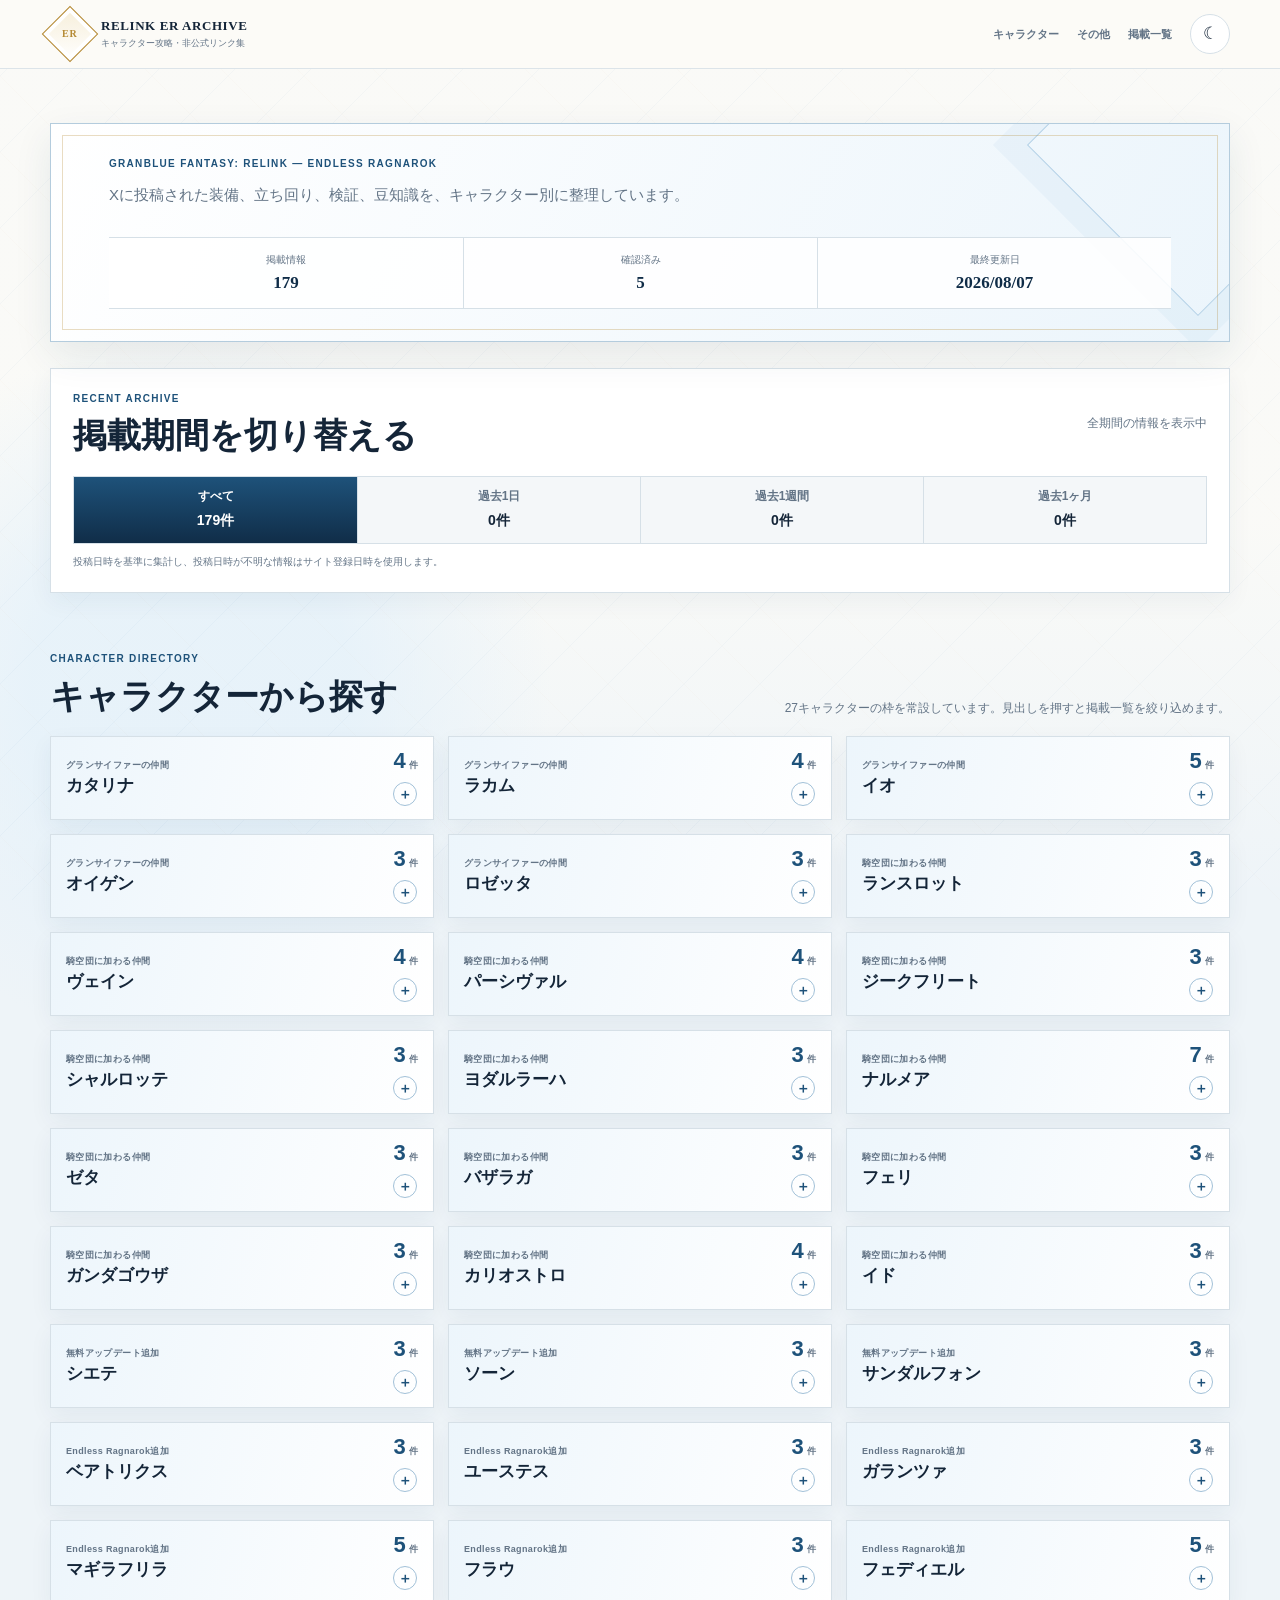
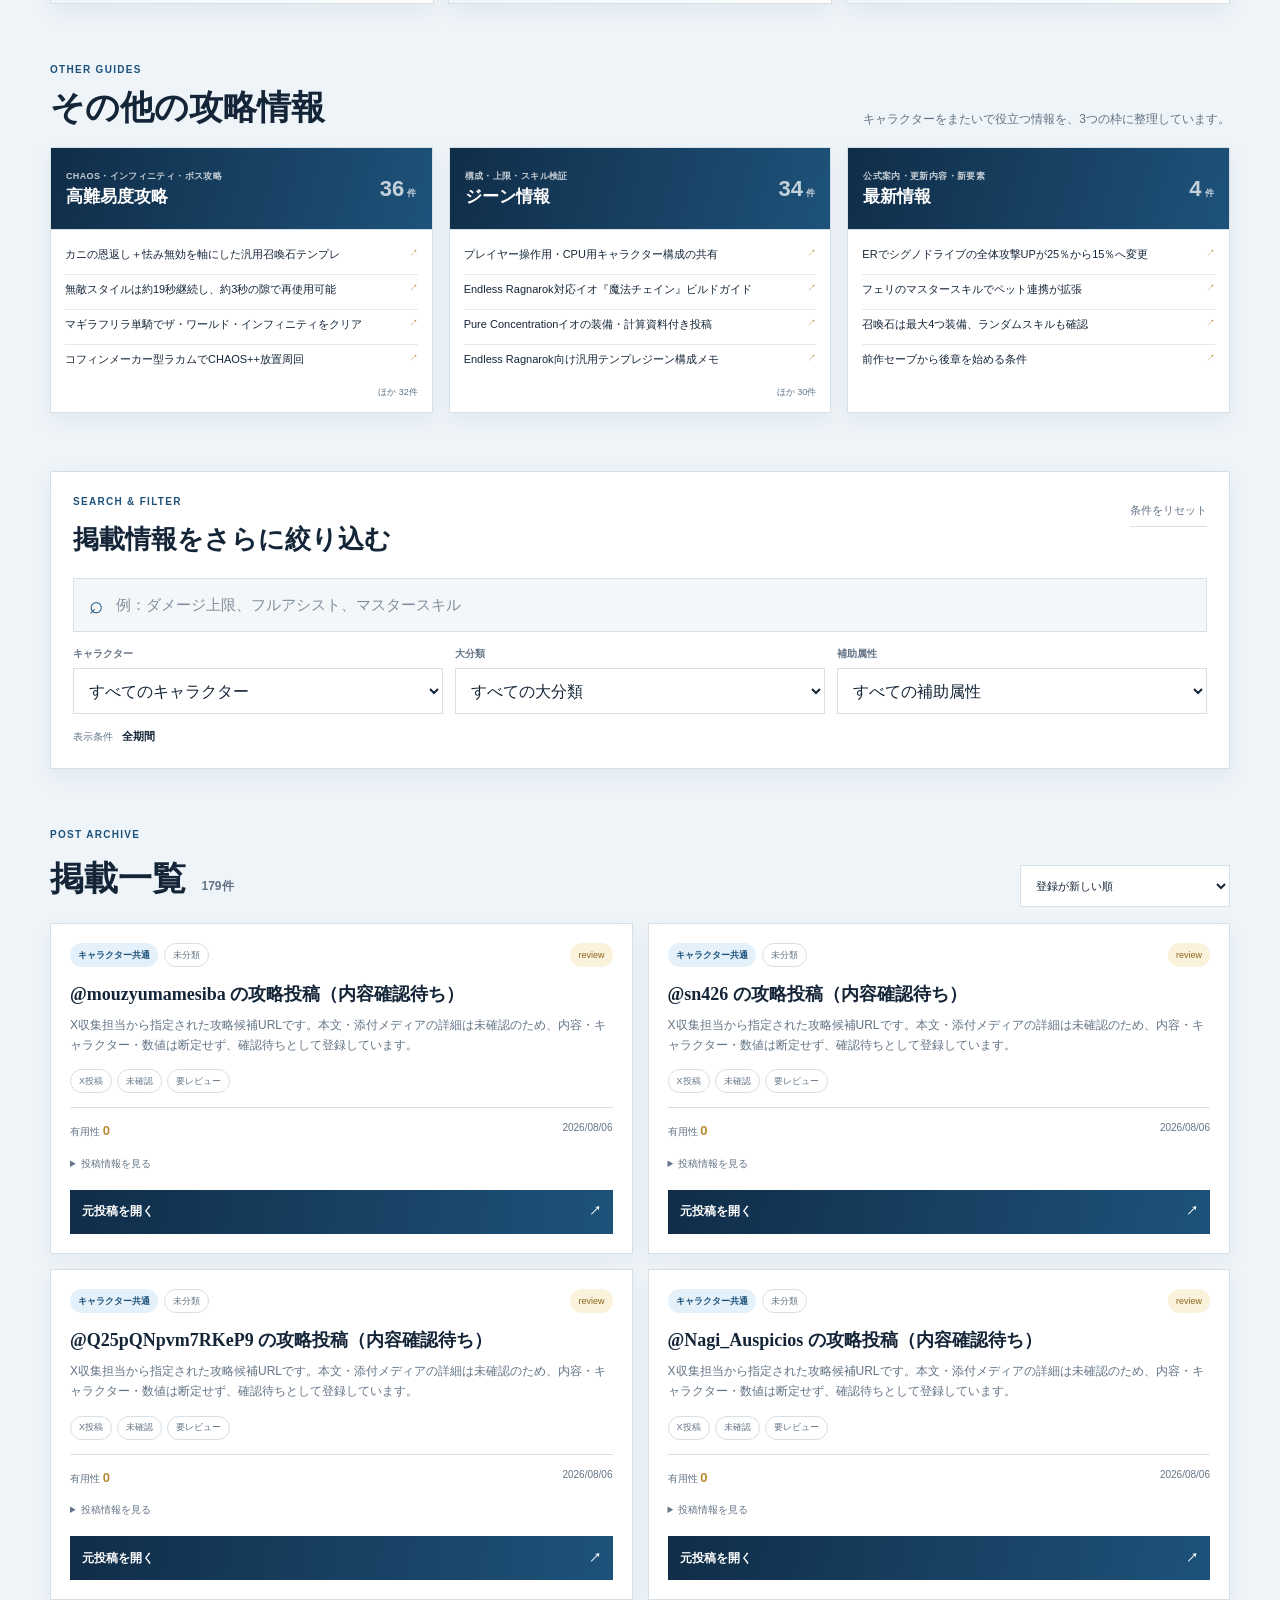
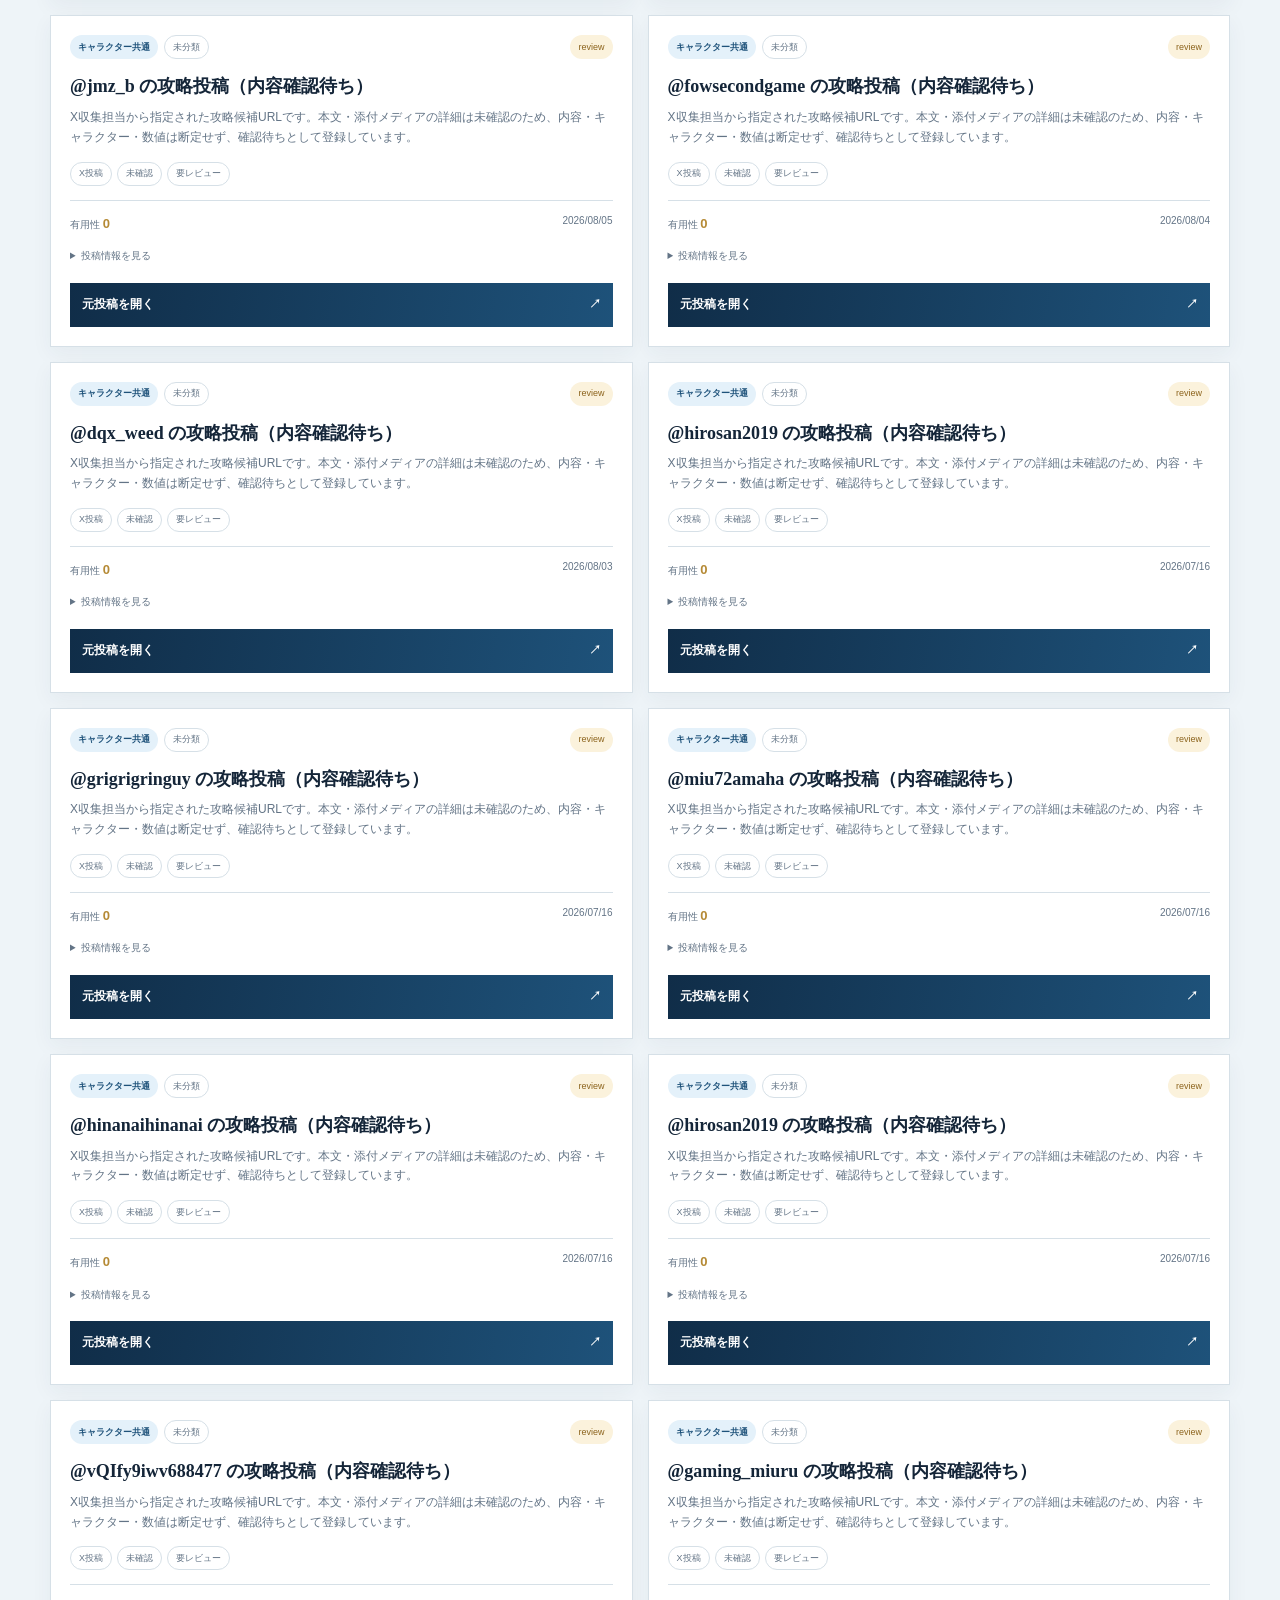
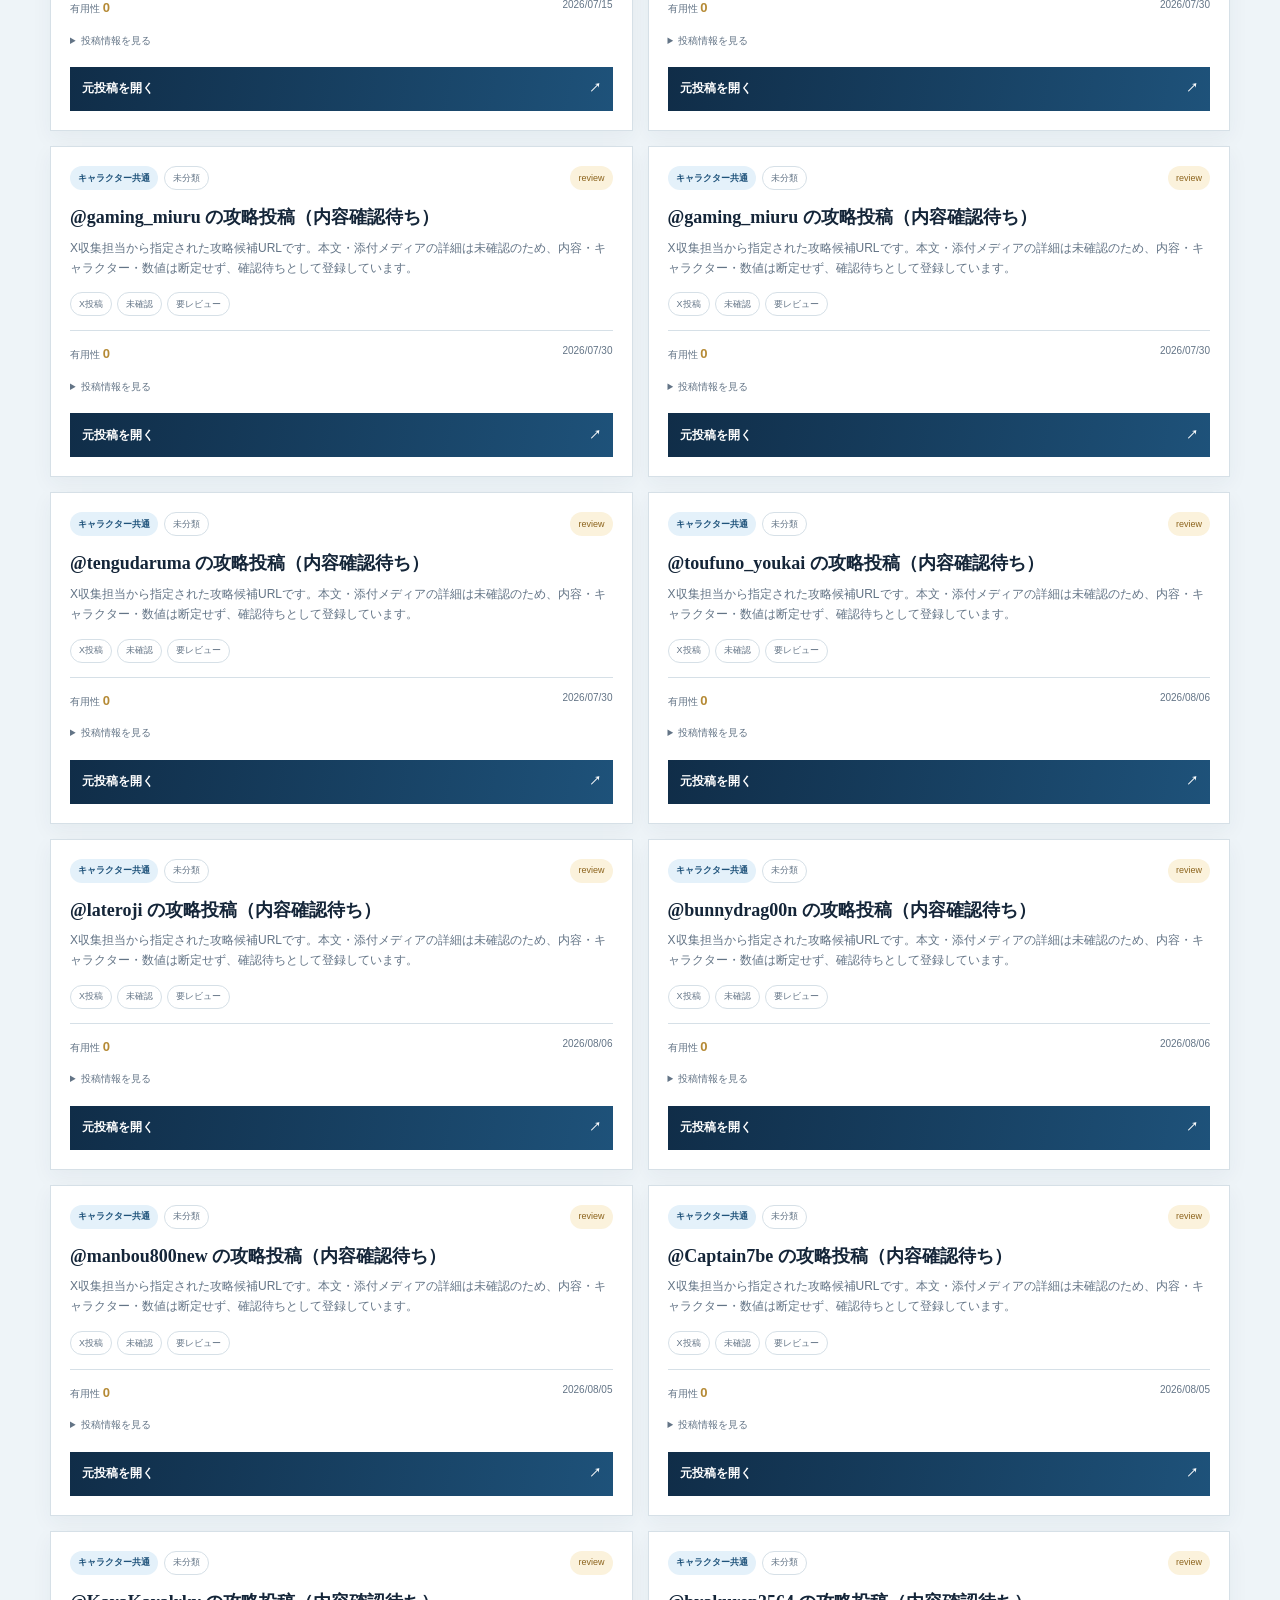
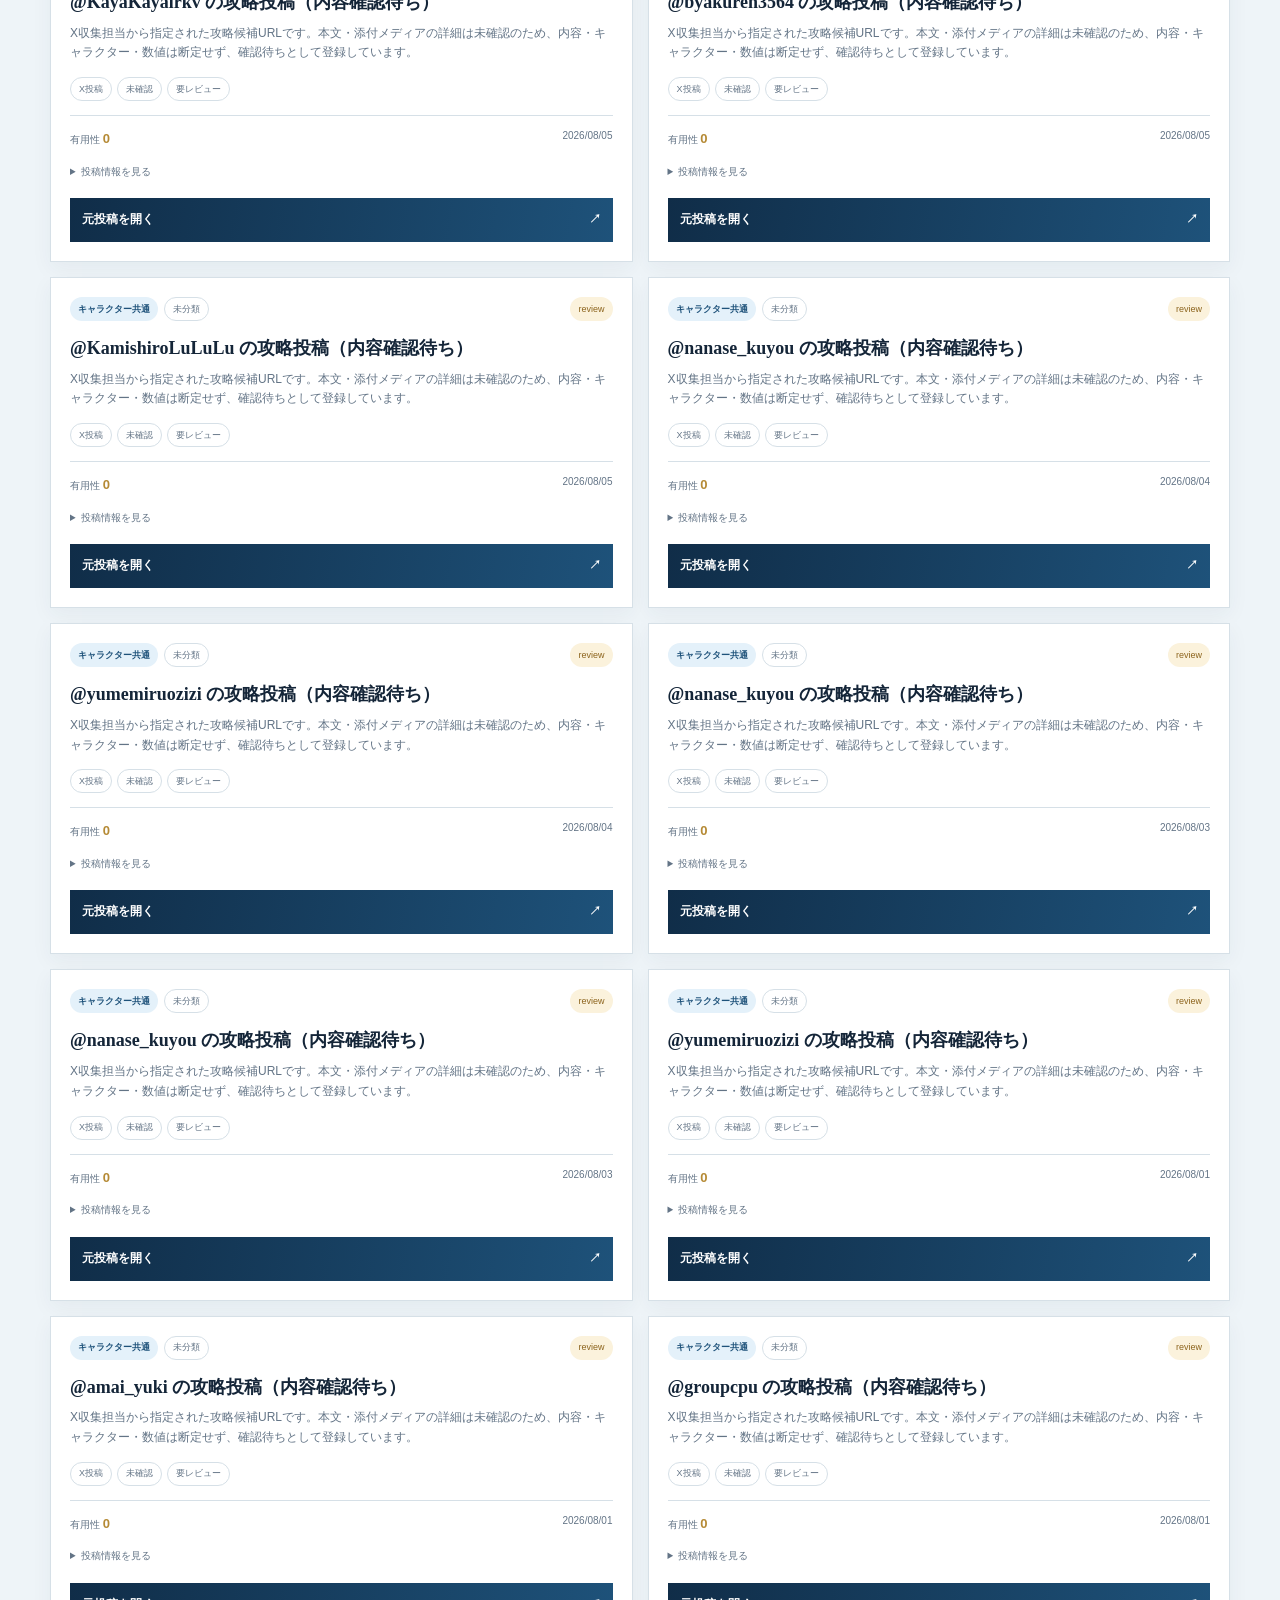
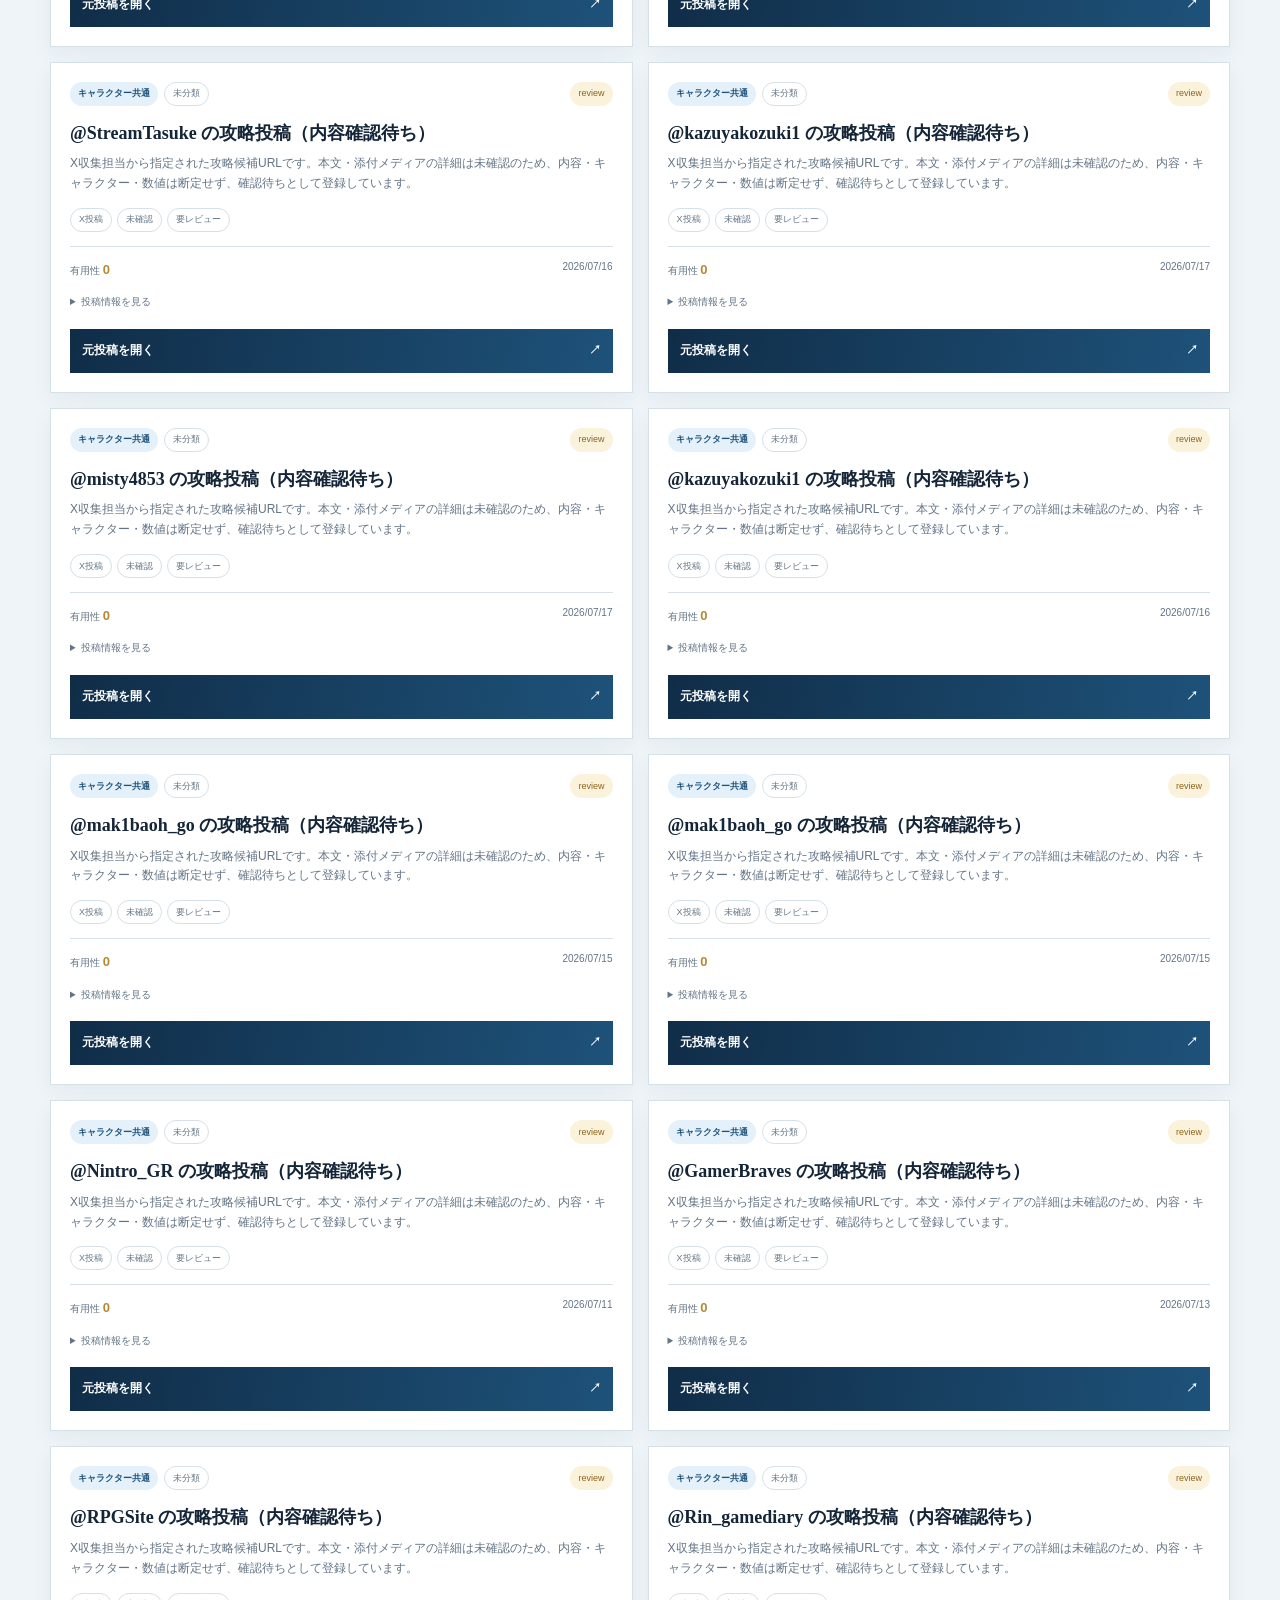
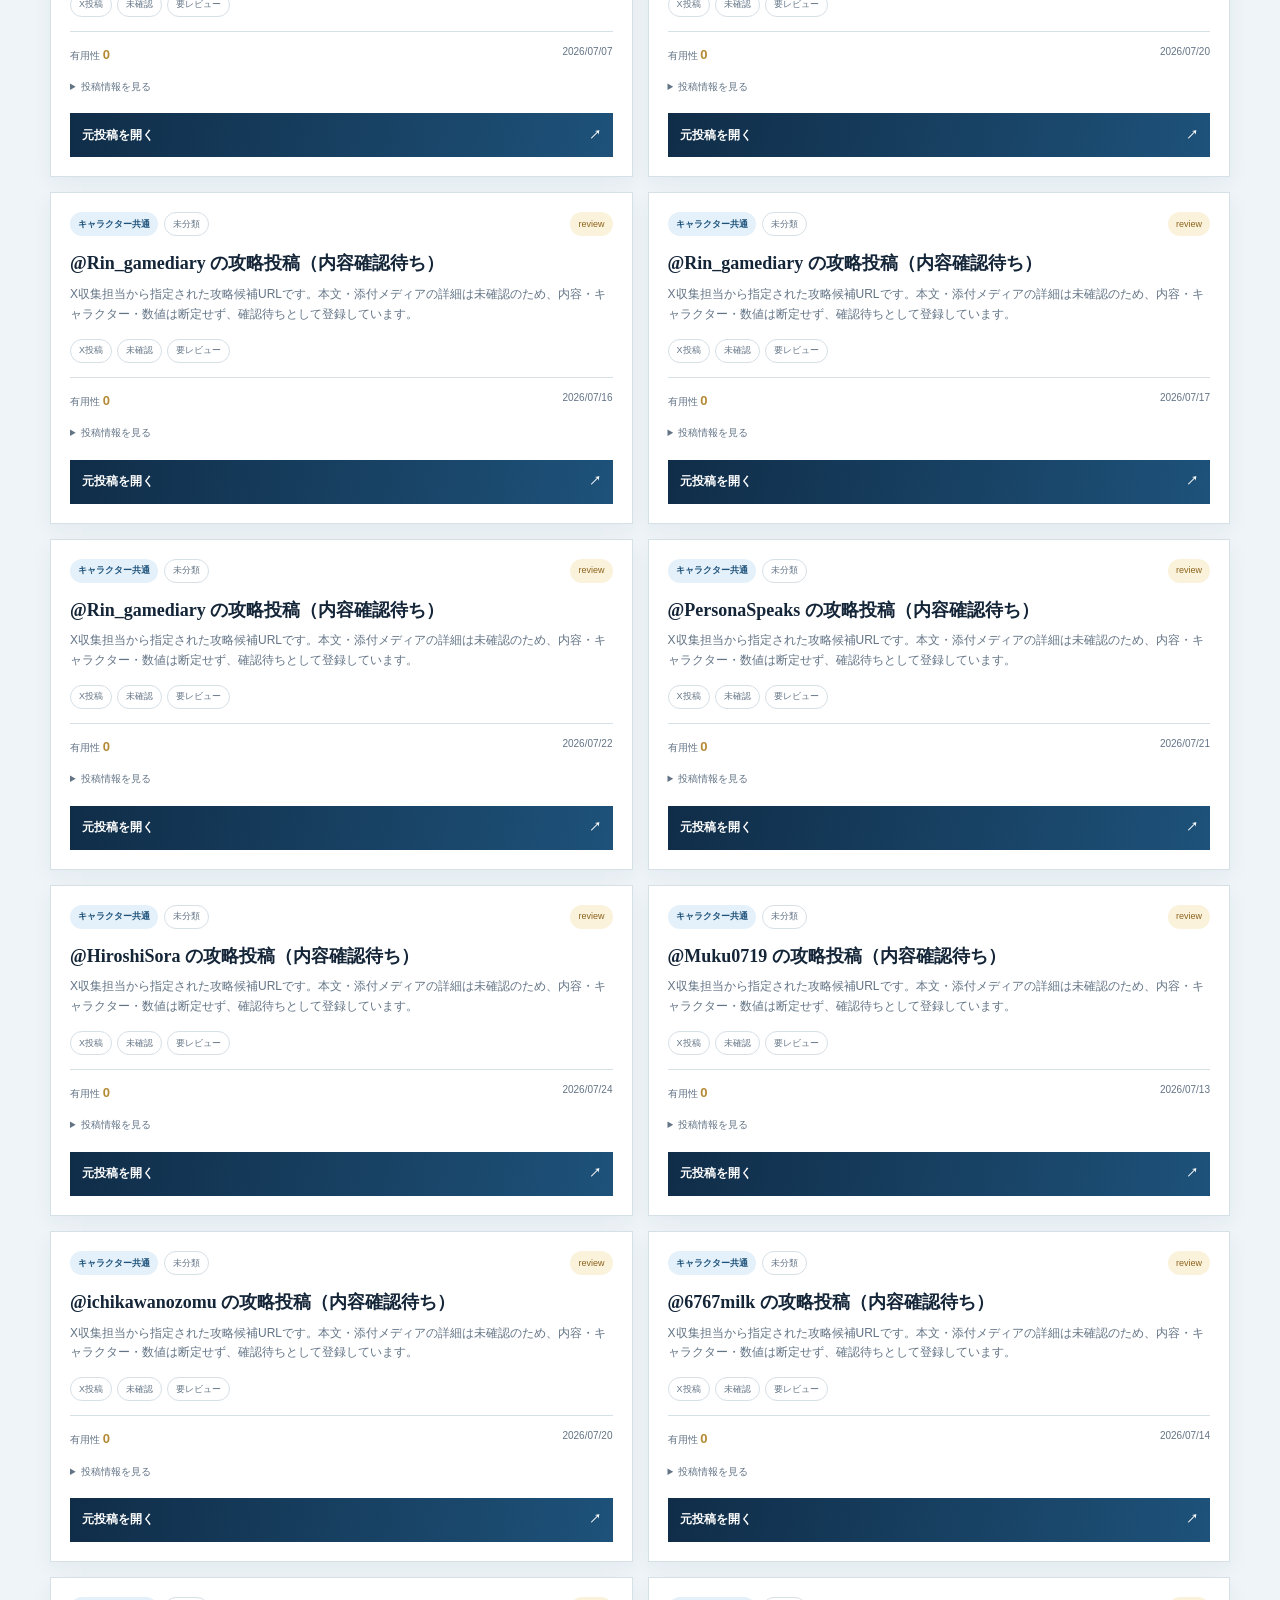
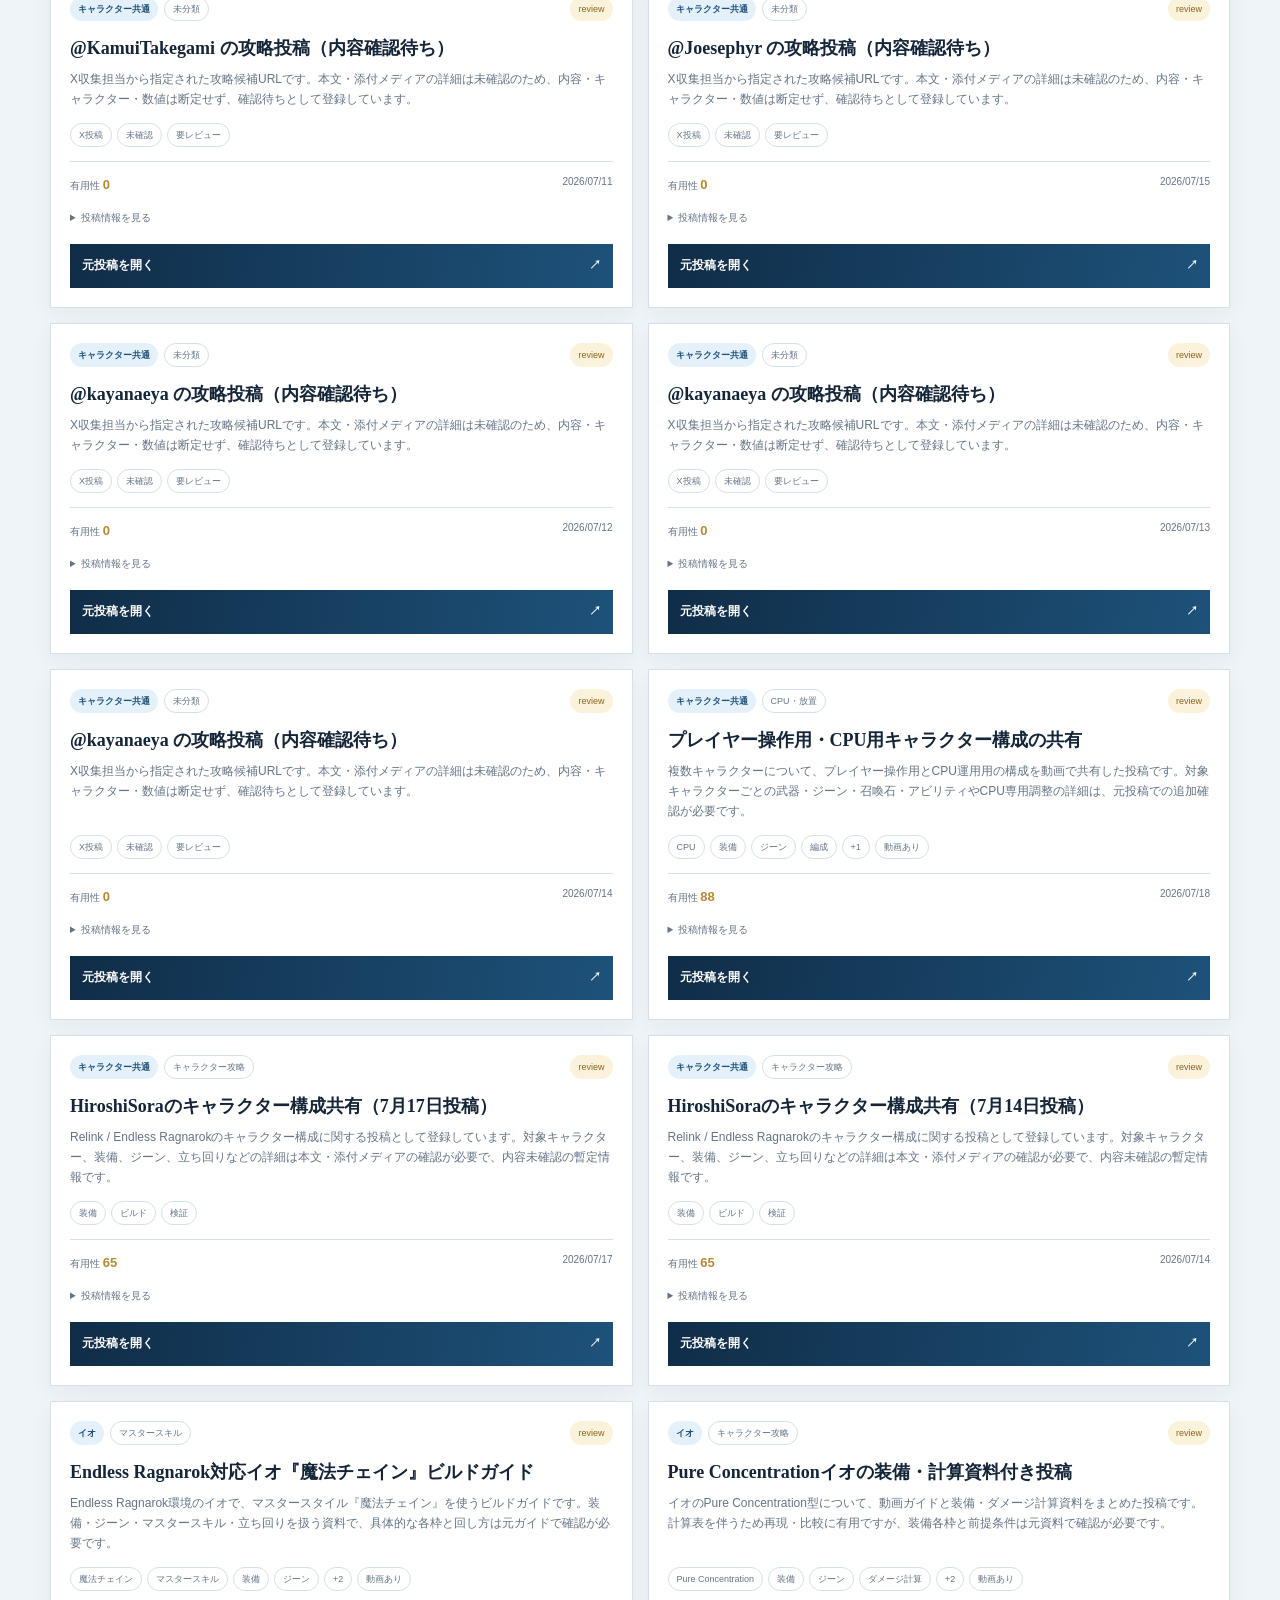
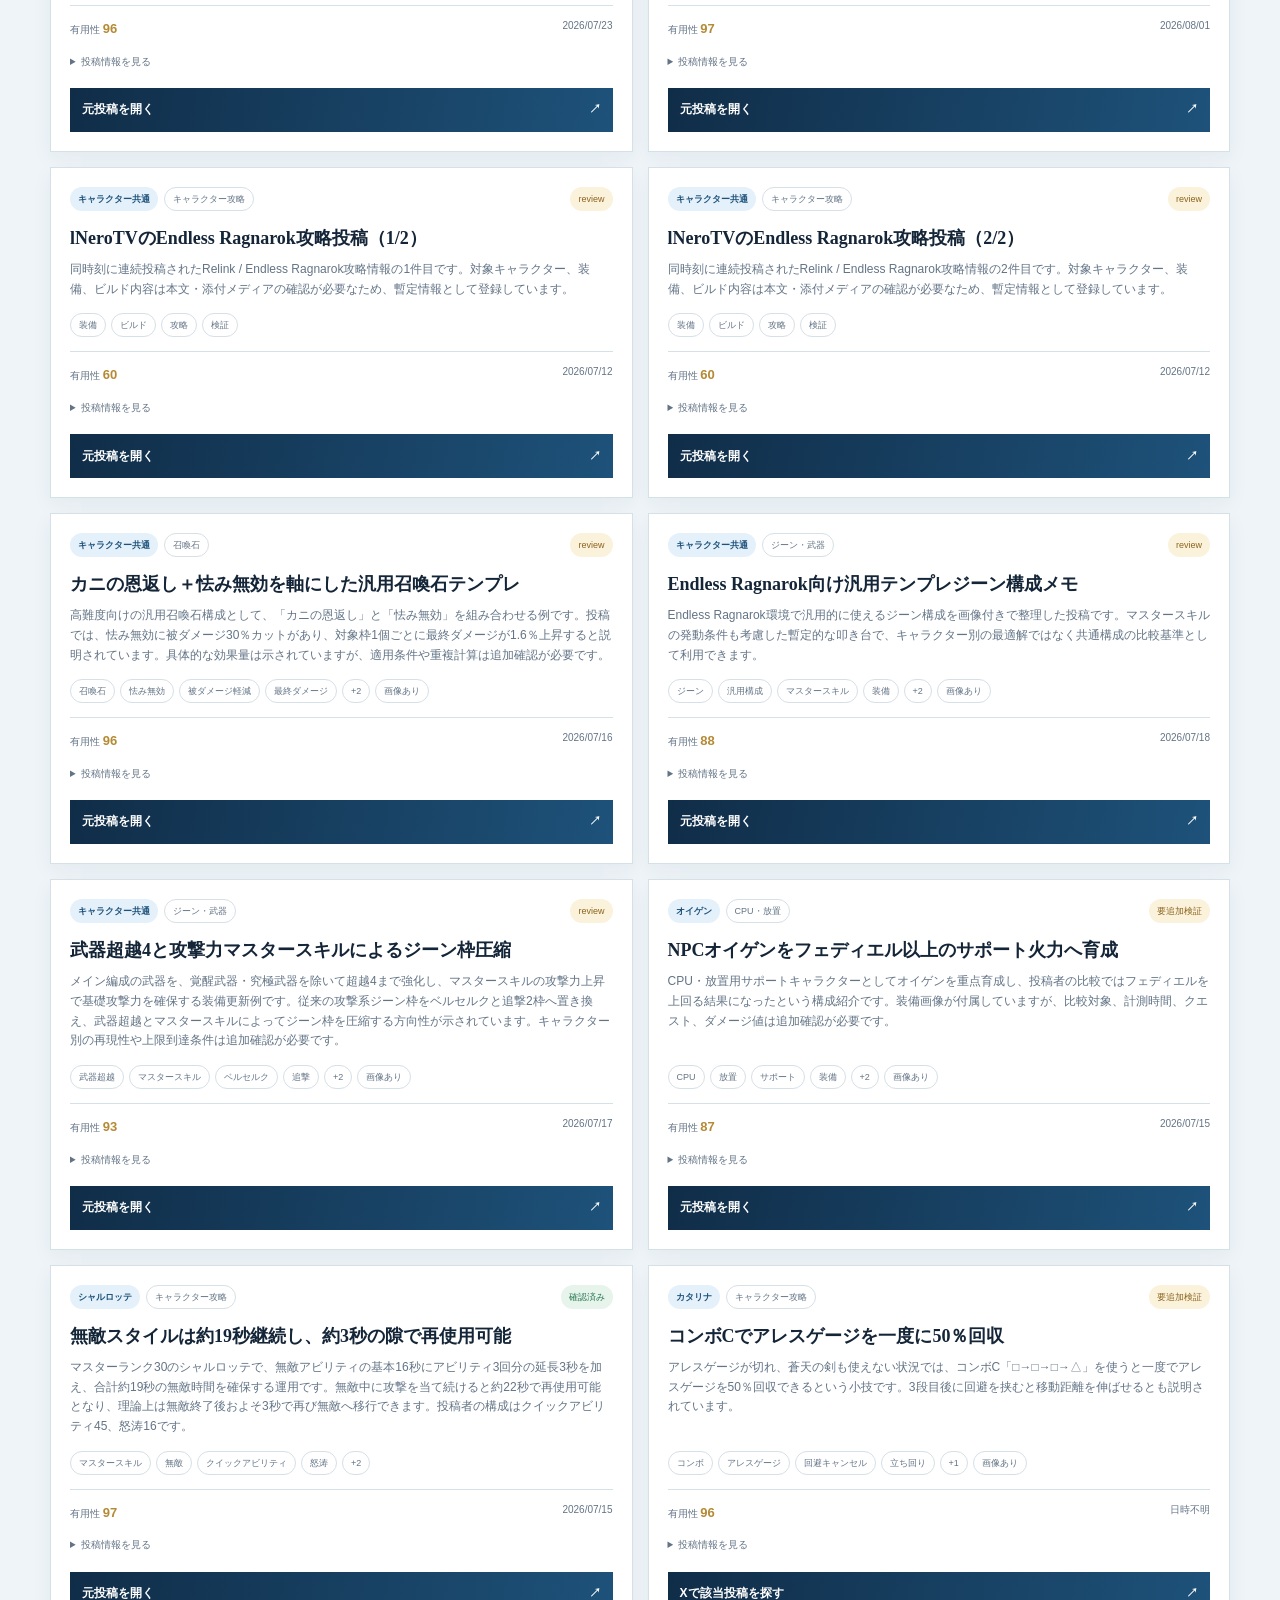
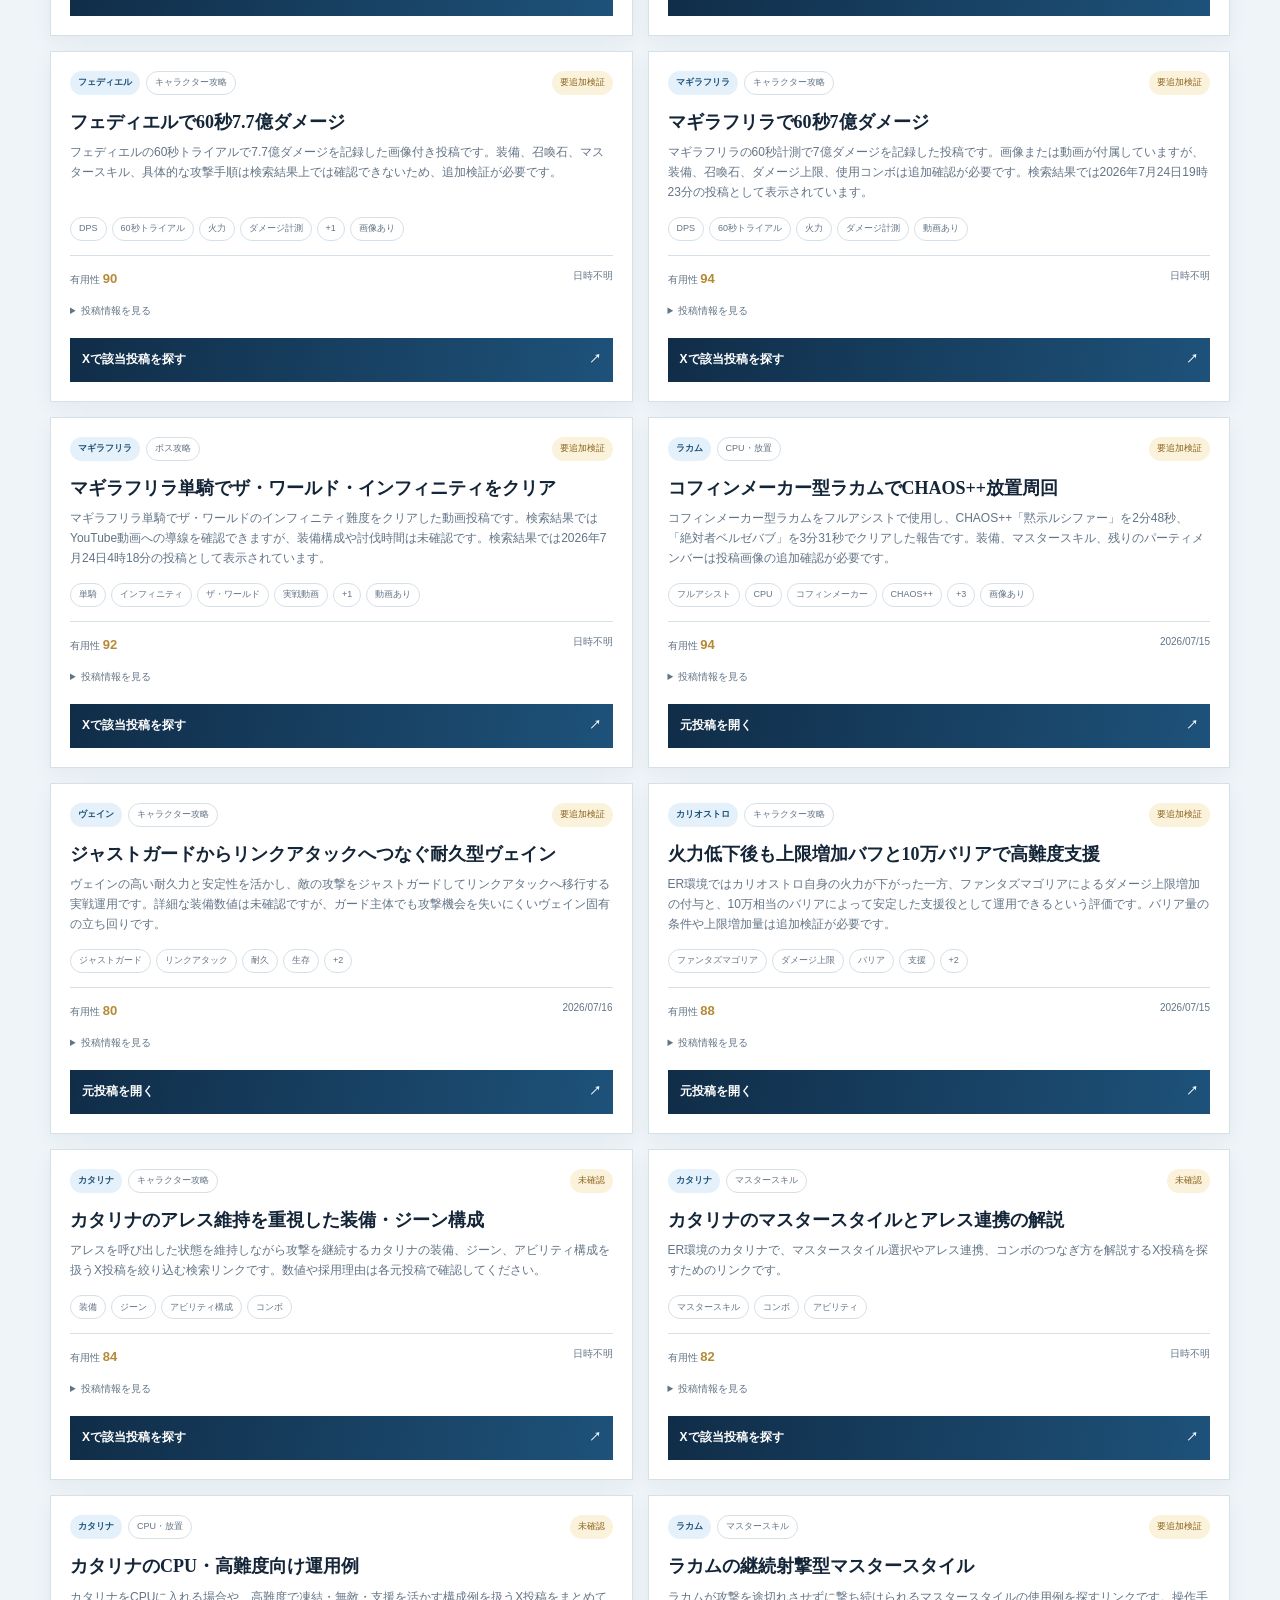
<file: index.html>
<!doctype html>
<html lang="ja" data-theme="light">
<head>
  <meta charset="utf-8">
  <meta name="viewport" content="width=device-width, initial-scale=1, viewport-fit=cover">
  <meta name="description" content="グランブルーファンタジー リリンク エンドレスラグナロクのキャラクター別攻略情報を探せる非公式アーカイブです。">
  <meta name="color-scheme" content="light dark">
  <title>リリンクER キャラクター攻略アーカイブ</title>
  <link rel="stylesheet" href="styles.css">
  <script src="app.js" defer></script>
</head>
<body>
  <a class="skip-link" href="#results">攻略情報へスキップ</a>

  <header class="site-header">
    <div class="header-inner">
      <a class="brand" href="./" aria-label="リリンクER キャラクター攻略アーカイブ トップ">
        <span class="brand-emblem" aria-hidden="true"><span>ER</span></span>
        <span class="brand-copy">
          <strong>RELINK ER ARCHIVE</strong>
          <small>キャラクター攻略・非公式リンク集</small>
        </span>
      </a>
      <nav class="header-nav" aria-label="ページ内ナビゲーション">
        <a href="#characters">キャラクター</a>
        <a href="#topics">その他</a>
        <a href="#results">掲載一覧</a>
      </nav>
      <button id="themeToggle" class="theme-button" type="button" aria-label="ダークモードに切り替え" title="表示テーマを切り替え">
        <span aria-hidden="true">☾</span>
      </button>
    </div>
  </header>

  <main>
    <section class="hero" aria-label="サイト概要">
      <div class="hero-copy">
        <p class="eyebrow">GRANBLUE FANTASY: RELINK — ENDLESS RAGNAROK</p>
        <p>Xに投稿された装備、立ち回り、検証、豆知識を、キャラクター別に整理しています。</p>
      </div>
      <dl class="stats" aria-label="掲載状況">
        <div><dt>掲載情報</dt><dd id="totalCount">—</dd></div>
        <div><dt>確認済み</dt><dd id="verifiedCount">—</dd></div>
        <div><dt>最終更新日</dt><dd id="updatedDate">—</dd></div>
      </dl>
    </section>

    <section class="period-panel" aria-labelledby="periodTitle">
      <div class="section-heading compact">
        <div>
          <p class="section-kicker">RECENT ARCHIVE</p>
          <h2 id="periodTitle">掲載期間を切り替える</h2>
        </div>
        <p id="periodDescription">全期間の情報を表示中</p>
      </div>
      <div id="periodTabs" class="period-tabs" role="group" aria-label="掲載期間">
        <button type="button" class="period-tab is-active" data-period="all" aria-pressed="true">
          <span>すべて</span><strong id="periodCountAll">—</strong>
        </button>
        <button type="button" class="period-tab" data-period="day" aria-pressed="false">
          <span>過去1日</span><strong id="periodCountDay">—</strong>
        </button>
        <button type="button" class="period-tab" data-period="week" aria-pressed="false">
          <span>過去1週間</span><strong id="periodCountWeek">—</strong>
        </button>
        <button type="button" class="period-tab" data-period="month" aria-pressed="false">
          <span>過去1ヶ月</span><strong id="periodCountMonth">—</strong>
        </button>
      </div>
      <p class="period-note">投稿日時を基準に集計し、投稿日時が不明な情報はサイト登録日時を使用します。</p>
    </section>

    <section id="characters" class="directory-section" aria-labelledby="charactersTitle">
      <div class="section-heading">
        <div>
          <p class="section-kicker">CHARACTER DIRECTORY</p>
          <h2 id="charactersTitle">キャラクターから探す</h2>
        </div>
        <p>27キャラクターの枠を常設しています。見出しを押すと掲載一覧を絞り込めます。</p>
      </div>
      <div id="characterGrid" class="character-grid" aria-live="polite"></div>
    </section>

    <section id="topics" class="directory-section" aria-labelledby="topicsTitle">
      <div class="section-heading">
        <div>
          <p class="section-kicker">OTHER GUIDES</p>
          <h2 id="topicsTitle">その他の攻略情報</h2>
        </div>
        <p>キャラクターをまたいで役立つ情報を、3つの枠に整理しています。</p>
      </div>
      <div id="topicGrid" class="topic-grid" aria-live="polite"></div>
    </section>

    <section class="finder" aria-labelledby="finderTitle">
      <div class="finder-heading">
        <div>
          <p class="section-kicker">SEARCH & FILTER</p>
          <h2 id="finderTitle">掲載情報をさらに絞り込む</h2>
        </div>
        <button id="resetFilters" class="reset-button" type="button">条件をリセット</button>
      </div>

      <label class="search-box" for="searchInput">
        <span aria-hidden="true">⌕</span>
        <span class="sr-only">キーワード検索</span>
        <input id="searchInput" type="search" placeholder="例：ダメージ上限、フルアシスト、マスタースキル" autocomplete="off">
      </label>

      <div class="filter-grid">
        <label class="field" for="characterSelect">
          <span>キャラクター</span>
          <select id="characterSelect"></select>
        </label>
        <label class="field" for="categorySelect">
          <span>大分類</span>
          <select id="categorySelect"></select>
        </label>
        <label class="field" for="attributeSelect">
          <span>補助属性</span>
          <select id="attributeSelect"></select>
        </label>
      </div>

      <div class="active-filters" aria-live="polite">
        <span>表示条件</span>
        <strong id="selectedRouteText">すべての攻略情報</strong>
      </div>
    </section>

    <section id="results" class="results" aria-labelledby="resultsTitle">
      <div class="results-heading">
        <div>
          <p class="section-kicker">POST ARCHIVE</p>
          <h2 id="resultsTitle">掲載一覧 <span id="resultCount" aria-live="polite"></span></h2>
        </div>
        <label class="sort-field" for="sortSelect">
          <span class="sr-only">並び順</span>
          <select id="sortSelect">
            <option value="newest">登録が新しい順</option>
            <option value="postedNewest">投稿が新しい順</option>
            <option value="useful">有用性が高い順</option>
            <option value="oldest">登録が古い順</option>
          </select>
        </label>
      </div>

      <div id="sampleNotice" class="notice" hidden>表示確認用の架空サンプルが含まれています。</div>
      <div id="posts" class="post-grid" aria-live="polite" aria-busy="true"></div>

      <div id="emptyState" class="empty-state" hidden>
        <h3>条件に合う情報がありません</h3>
        <p>期間やキャラクター、検索条件を変更してください。</p>
        <button id="emptyResetButton" type="button">すべて表示する</button>
      </div>

      <div id="errorState" class="empty-state" hidden>
        <h3>攻略情報を読み込めませんでした</h3>
        <p>時間を置いて、ページを再読み込みしてください。</p>
      </div>
    </section>
  </main>

  <footer>
    <p><strong>RELINK ER ARCHIVE</strong><br><small>UNOFFICIAL COMMUNITY GUIDE</small></p>
    <p>投稿内容は独自に要約しています。詳細と最新状況は必ず元投稿をご確認ください。</p>
  </footer>
</body>
</html>
</file>
<file: styles.css>
:root {
  color-scheme: light;
  --bg: #eef4f8;
  --paper: #fcfbf7;
  --surface: #ffffff;
  --surface-soft: #f4f7f9;
  --ink: #142538;
  --muted: #637486;
  --line: #d6e0e7;
  --sky: #3c85bb;
  --sky-deep: #1e527a;
  --sky-soft: #e4f1fa;
  --navy: #102d48;
  --gold: #b58a35;
  --gold-soft: #f6eed9;
  --success: #28774f;
  --success-soft: #e6f4ec;
  --warning: #8c641d;
  --warning-soft: #fbf2dc;
  --shadow: 0 14px 36px rgba(27, 63, 91, .09);
  --serif: "Hiragino Mincho ProN", "Yu Mincho", "YuMincho", Georgia, serif;
  --sans: -apple-system, BlinkMacSystemFont, "Hiragino Sans", "Yu Gothic", Meiryo, sans-serif;
  font-family: var(--sans);
}

[data-theme="dark"] {
  color-scheme: dark;
  --bg: #0c1722;
  --paper: #121f2c;
  --surface: #152635;
  --surface-soft: #1a2d3d;
  --ink: #edf4f8;
  --muted: #a9b8c4;
  --line: #30485b;
  --sky: #78b9e4;
  --sky-deep: #9bcbea;
  --sky-soft: #19384d;
  --navy: #d9ecf8;
  --gold: #dfc079;
  --gold-soft: #3b321d;
  --success: #82d0a4;
  --success-soft: #173a29;
  --warning: #e2bd69;
  --warning-soft: #3c311c;
  --shadow: 0 16px 38px rgba(0, 0, 0, .25);
}

* { box-sizing: border-box; }
html { scroll-behavior: smooth; }
body {
  margin: 0;
  min-width: 0;
  background:
    radial-gradient(circle at 15% 2%, color-mix(in srgb, var(--sky-soft) 80%, transparent) 0 160px, transparent 360px),
    linear-gradient(180deg, color-mix(in srgb, var(--paper) 85%, transparent) 0 520px, transparent 900px),
    var(--bg);
  color: var(--ink);
  line-height: 1.65;
}
body::before {
  content: "";
  position: fixed;
  inset: 0;
  z-index: -1;
  pointer-events: none;
  opacity: .22;
  background-image:
    linear-gradient(135deg, transparent 49.6%, color-mix(in srgb, var(--sky) 16%, transparent) 50%, transparent 50.4%),
    linear-gradient(45deg, transparent 49.6%, color-mix(in srgb, var(--gold) 10%, transparent) 50%, transparent 50.4%);
  background-size: 76px 76px;
}
button, input, select, summary { font: inherit; }
button, select, summary { cursor: pointer; }
a { color: inherit; }
button:focus-visible, input:focus-visible, select:focus-visible, summary:focus-visible, a:focus-visible {
  outline: 3px solid color-mix(in srgb, var(--sky) 38%, transparent);
  outline-offset: 3px;
}
.sr-only {
  position: absolute;
  width: 1px;
  height: 1px;
  padding: 0;
  margin: -1px;
  overflow: hidden;
  clip: rect(0, 0, 0, 0);
  white-space: nowrap;
  border: 0;
}
.skip-link {
  position: fixed;
  top: -5rem;
  left: 1rem;
  z-index: 100;
  padding: .7rem 1rem;
  background: var(--navy);
  color: var(--surface);
}
.skip-link:focus { top: 1rem; }

.site-header {
  position: sticky;
  top: 0;
  z-index: 30;
  border-bottom: 1px solid color-mix(in srgb, var(--line) 85%, transparent);
  background: color-mix(in srgb, var(--paper) 91%, transparent);
  backdrop-filter: blur(16px);
}
.header-inner {
  width: min(1180px, calc(100% - 32px));
  min-height: 68px;
  margin: 0 auto;
  display: flex;
  align-items: center;
  gap: 18px;
}
.brand {
  min-width: 0;
  display: flex;
  align-items: center;
  gap: 11px;
  text-decoration: none;
}
.brand-emblem {
  width: 40px;
  height: 40px;
  display: grid;
  place-items: center;
  flex: 0 0 auto;
  transform: rotate(45deg);
  border: 1px solid var(--gold);
  background: linear-gradient(135deg, var(--gold-soft), var(--surface));
  box-shadow: inset 0 0 0 4px var(--surface);
}
.brand-emblem span {
  transform: rotate(-45deg);
  color: var(--gold);
  font: 800 10px/1 Georgia, serif;
  letter-spacing: .08em;
}
.brand-copy { min-width: 0; display: grid; line-height: 1.15; }
.brand-copy strong { font-family: var(--serif); font-size: 13px; letter-spacing: .045em; }
.brand-copy small { margin-top: 4px; color: var(--muted); font-size: 9px; }
.header-nav { margin-left: auto; display: flex; align-items: center; gap: 18px; }
.header-nav a {
  color: var(--muted);
  text-decoration: none;
  font-size: 11px;
  font-weight: 700;
}
.header-nav a:hover { color: var(--sky-deep); }
.theme-button {
  width: 40px;
  height: 40px;
  display: grid;
  place-items: center;
  flex: none;
  border: 1px solid var(--line);
  border-radius: 50%;
  background: var(--surface);
  color: var(--ink);
  font-size: 17px;
}

main {
  width: min(1180px, calc(100% - 32px));
  margin: 0 auto;
  padding: 54px 0 80px;
}
.hero {
  position: relative;
  display: grid;
  gap: 30px;
  padding: 42px clamp(22px, 5vw, 58px);
  overflow: hidden;
  border: 1px solid color-mix(in srgb, var(--sky) 22%, var(--line));
  background:
    linear-gradient(115deg, color-mix(in srgb, var(--surface) 95%, transparent), color-mix(in srgb, var(--sky-soft) 72%, var(--surface))),
    var(--surface);
  box-shadow: var(--shadow);
}
.hero::before, .hero::after {
  content: "";
  position: absolute;
  pointer-events: none;
}
.hero::before {
  inset: 11px;
  border: 1px solid color-mix(in srgb, var(--gold) 30%, transparent);
}
.hero::after {
  width: 240px;
  height: 240px;
  right: -90px;
  top: -100px;
  transform: rotate(45deg);
  border: 1px solid color-mix(in srgb, var(--sky) 35%, transparent);
  box-shadow: 0 0 0 24px color-mix(in srgb, var(--sky) 5%, transparent);
}
.hero-copy { position: relative; z-index: 1; }
.eyebrow, .section-kicker {
  margin: 0 0 8px;
  color: var(--sky-deep);
  font-size: 10px;
  font-weight: 800;
  letter-spacing: .13em;
}
h1, h2, h3, p { overflow-wrap: anywhere; }
h1, h2 { font-family: var(--serif); }
h1 {
  margin: 0;
  font-size: clamp(34px, 7vw, 60px);
  line-height: 1.22;
  letter-spacing: -.045em;
}
.hero-copy > p:last-child {
  max-width: 680px;
  margin: 16px 0 0;
  color: var(--muted);
  font-size: 14px;
}
.stats {
  position: relative;
  z-index: 1;
  margin: 0;
  display: grid;
  grid-template-columns: repeat(3, 1fr);
  border-top: 1px solid var(--line);
  border-bottom: 1px solid var(--line);
  background: color-mix(in srgb, var(--surface) 88%, transparent);
}
.stats div { min-width: 0; padding: 14px 12px; text-align: center; }
.stats div + div { border-left: 1px solid var(--line); }
.stats dt { color: var(--muted); font-size: 10px; }
.stats dd { margin: 3px 0 0; color: var(--navy); font: 800 17px/1.3 var(--serif); }

.period-panel, .finder {
  margin-top: 26px;
  padding: 22px;
  border: 1px solid var(--line);
  background: var(--surface);
  box-shadow: 0 8px 24px rgba(26, 60, 87, .055);
}
.section-heading {
  display: flex;
  align-items: flex-end;
  justify-content: space-between;
  gap: 24px;
  margin-bottom: 18px;
}
.section-heading.compact { align-items: center; }
.section-heading h2 { margin: 0; font-size: clamp(24px, 4vw, 34px); line-height: 1.25; }
.section-heading > p {
  max-width: 470px;
  margin: 0;
  color: var(--muted);
  font-size: 12px;
  text-align: right;
}
.period-tabs {
  display: grid;
  grid-template-columns: repeat(4, 1fr);
  border: 1px solid var(--line);
}
.period-tab {
  min-height: 66px;
  padding: 10px 12px;
  display: grid;
  place-items: center;
  gap: 2px;
  border: 0;
  background: var(--surface-soft);
  color: var(--muted);
}
.period-tab + .period-tab { border-left: 1px solid var(--line); }
.period-tab span { font-size: 12px; font-weight: 700; }
.period-tab strong { color: var(--ink); font-size: 14px; }
.period-tab.is-active {
  background: linear-gradient(180deg, var(--sky-deep), var(--navy));
  color: #fff;
}
.period-tab.is-active strong { color: #fff; }
.period-note { margin: 10px 0 0; color: var(--muted); font-size: 10px; }

.directory-section { padding-top: 58px; }
.character-grid {
  display: grid;
  grid-template-columns: repeat(3, minmax(0, 1fr));
  gap: 14px;
}
.directory-card, .topic-card {
  min-width: 0;
  overflow: hidden;
  border: 1px solid var(--line);
  background: var(--surface);
  box-shadow: 0 8px 22px rgba(26, 60, 87, .055);
  transition: transform .18s ease, border-color .18s ease, box-shadow .18s ease;
}
.directory-card:hover, .topic-card:hover {
  transform: translateY(-2px);
  border-color: color-mix(in srgb, var(--sky) 45%, var(--line));
  box-shadow: var(--shadow);
}
.directory-card.is-active, .topic-card.is-active {
  border-color: var(--gold);
  box-shadow: 0 0 0 2px color-mix(in srgb, var(--gold) 18%, transparent), var(--shadow);
}
.directory-card-head, .topic-card-head {
  width: 100%;
  min-height: 70px;
  padding: 13px 15px;
  display: flex;
  align-items: center;
  justify-content: space-between;
  gap: 14px;
  border: 0;
  border-bottom: 1px solid var(--line);
  background:
    linear-gradient(105deg, color-mix(in srgb, var(--sky-soft) 68%, var(--surface)), var(--surface));
  color: var(--ink);
  text-align: left;
}
.directory-card-head > span, .topic-card-head > span { min-width: 0; display: grid; }
.directory-card-head small, .topic-card-head small {
  color: var(--muted);
  font-size: 9px;
  font-weight: 600;
  letter-spacing: .04em;
}
.directory-card-head strong, .topic-card-head strong {
  margin-top: 2px;
  font-family: var(--serif);
  font-size: 17px;
  line-height: 1.35;
}
.directory-card-head b, .topic-card-head b {
  min-width: 52px;
  color: var(--sky-deep);
  font-size: 22px;
  line-height: 1;
  text-align: right;
}
.directory-card-head b small, .topic-card-head b small { margin-left: 3px; font-size: 9px; }
.directory-titles { min-height: 122px; padding: 10px 14px 12px; }
.directory-titles ul { margin: 0; padding: 0; list-style: none; }
.directory-titles li + li { border-top: 1px solid color-mix(in srgb, var(--line) 65%, transparent); }
.directory-titles a {
  min-height: 34px;
  padding: 7px 0;
  display: flex;
  align-items: flex-start;
  justify-content: space-between;
  gap: 8px;
  color: var(--ink);
  text-decoration: none;
  font-size: 11px;
  line-height: 1.45;
}
.directory-titles a:hover span { color: var(--sky-deep); text-decoration: underline; text-underline-offset: 3px; }
.directory-titles a small { flex: none; color: var(--gold); }
.directory-empty {
  margin: 16px 0 0;
  color: var(--muted);
  font-size: 11px;
  text-align: center;
}
.directory-more { margin: 6px 0 0; color: var(--muted); font-size: 9px; text-align: right; }
.topic-grid { display: grid; grid-template-columns: repeat(3, minmax(0, 1fr)); gap: 16px; }
.topic-card-head { min-height: 82px; background: linear-gradient(105deg, var(--navy), var(--sky-deep)); color: #fff; }
.topic-card-head small, .topic-card-head b, .topic-card-head b small { color: color-mix(in srgb, #fff 74%, transparent); }
.topic-card .directory-titles { min-height: 150px; }

.finder { margin-top: 58px; }
.finder-heading {
  display: flex;
  align-items: flex-start;
  justify-content: space-between;
  gap: 18px;
  margin-bottom: 16px;
}
.finder-heading h2 { margin: 0; font-size: 26px; }
.reset-button {
  flex: none;
  padding: 7px 0;
  border: 0;
  border-bottom: 1px solid var(--line);
  background: transparent;
  color: var(--muted);
  font-size: 11px;
}
.reset-button:hover { color: var(--sky-deep); border-color: var(--sky); }
.search-box {
  min-height: 54px;
  display: flex;
  align-items: center;
  gap: 11px;
  padding: 0 15px;
  border: 1px solid var(--line);
  background: var(--surface-soft);
}
.search-box:focus-within {
  border-color: var(--sky);
  box-shadow: 0 0 0 3px color-mix(in srgb, var(--sky) 12%, transparent);
}
.search-box > span:first-child { color: var(--sky-deep); font-size: 24px; }
.search-box input {
  width: 100%;
  min-width: 0;
  height: 52px;
  border: 0;
  outline: 0;
  background: transparent;
  color: var(--ink);
  font-size: 15px;
}
.search-box input::placeholder { color: color-mix(in srgb, var(--muted) 80%, transparent); }
.filter-grid { margin-top: 14px; display: grid; grid-template-columns: repeat(3, 1fr); gap: 12px; }
.field { display: grid; gap: 6px; }
.field > span { color: var(--muted); font-size: 10px; font-weight: 700; }
.field select, .sort-field select {
  width: 100%;
  min-height: 46px;
  padding: 9px 36px 9px 11px;
  border: 1px solid var(--line);
  background: var(--surface);
  color: var(--ink);
}
.active-filters {
  margin-top: 13px;
  display: flex;
  align-items: baseline;
  gap: 9px;
  color: var(--muted);
  font-size: 10px;
}
.active-filters strong { color: var(--ink); font-size: 11px; }

.results { padding-top: 58px; scroll-margin-top: 82px; }
.results-heading {
  display: flex;
  align-items: flex-end;
  justify-content: space-between;
  gap: 18px;
  margin-bottom: 16px;
}
.results-heading h2 { margin: 0; font-size: clamp(25px, 4vw, 34px); }
#resultCount { margin-left: 7px; color: var(--muted); font: 700 12px/1 var(--sans); }
.sort-field { width: min(210px, 44%); }
.sort-field select { min-height: 42px; font-size: 11px; }
.notice {
  margin-bottom: 14px;
  padding: 10px 12px;
  border: 1px solid var(--warning);
  background: var(--warning-soft);
  color: var(--warning);
  font-size: 11px;
}
.post-grid { display: grid; grid-template-columns: repeat(2, minmax(0, 1fr)); gap: 15px; }
.post-card {
  min-width: 0;
  display: flex;
  flex-direction: column;
  padding: 19px;
  border: 1px solid var(--line);
  background: var(--surface);
  box-shadow: 0 7px 20px rgba(35, 56, 82, .05);
}
.card-meta-top { display: flex; align-items: flex-start; justify-content: space-between; gap: 10px; }
.card-labels { min-width: 0; display: flex; flex-wrap: wrap; gap: 6px; }
.character-label, .category-label, .status-label, .tag-list span {
  display: inline-flex;
  align-items: center;
  min-height: 24px;
  padding: 3px 8px;
  border-radius: 999px;
  font-size: 9px;
  line-height: 1.2;
}
.character-label { background: var(--sky-soft); color: var(--sky-deep); font-weight: 800; }
.category-label { border: 1px solid var(--line); color: var(--muted); }
.status-label { flex: none; }
.status-label.verified { background: var(--success-soft); color: var(--success); }
.status-label.unverified { background: var(--warning-soft); color: var(--warning); }
.post-card h3 { margin: 14px 0 8px; font: 700 18px/1.48 var(--serif); }
.summary { flex: 1; margin: 0; color: var(--muted); font-size: 12px; }
.tag-list { display: flex; flex-wrap: wrap; gap: 5px; margin-top: 14px; }
.tag-list span { border: 1px solid var(--line); color: var(--muted); }
.card-quick-meta {
  margin-top: 14px;
  padding-top: 12px;
  display: flex;
  justify-content: space-between;
  gap: 10px;
  border-top: 1px solid var(--line);
  color: var(--muted);
  font-size: 10px;
}
.card-quick-meta strong { color: var(--gold); font-size: 13px; }
.card-details { margin-top: 6px; }
.card-details summary { padding: 8px 0; color: var(--muted); font-size: 10px; }
.card-details dl { margin: 0 0 10px; display: grid; gap: 8px; }
.card-details dl div { display: grid; grid-template-columns: 80px 1fr; gap: 10px; font-size: 10px; }
.card-details dt { color: var(--muted); }
.card-details dd { min-width: 0; margin: 0; overflow-wrap: anywhere; }
.source-button {
  margin-top: 10px;
  min-height: 44px;
  padding: 9px 12px;
  display: flex;
  align-items: center;
  justify-content: space-between;
  background: linear-gradient(100deg, var(--navy), var(--sky-deep));
  color: #fff;
  text-decoration: none;
  font-size: 12px;
  font-weight: 800;
}
.source-button:hover { filter: brightness(1.1); }
.source-button.disabled { background: var(--surface-soft); color: var(--muted); }
.empty-state {
  padding: 50px 20px;
  border: 1px dashed var(--line);
  background: var(--surface);
  text-align: center;
}
.empty-state h3 { margin: 0; font-family: var(--serif); font-size: 18px; }
.empty-state p { margin: 6px 0 14px; color: var(--muted); font-size: 11px; }
.empty-state button {
  min-height: 40px;
  padding: 8px 14px;
  border: 1px solid var(--sky);
  background: transparent;
  color: var(--sky-deep);
}

footer {
  width: min(1180px, calc(100% - 32px));
  margin: 0 auto;
  padding: 28px 0 42px;
  display: grid;
  grid-template-columns: 1fr 1fr;
  gap: 12px;
  border-top: 1px solid var(--line);
  color: var(--muted);
  font-size: 9px;
}
footer p { margin: 0; }
footer strong { color: var(--ink); font-family: var(--serif); font-size: 12px; }
footer small { font-size: 8px; letter-spacing: .1em; }
footer > p:last-child { text-align: right; }

@media (max-width: 920px) {
  .header-nav { display: none; }
  .theme-button { margin-left: auto; }
  .character-grid { grid-template-columns: repeat(2, minmax(0, 1fr)); }
  .topic-grid { grid-template-columns: 1fr; }
  .topic-card .directory-titles { min-height: auto; }
}

@media (max-width: 700px) {
  main { padding-top: 28px; }
  .hero { padding: 30px 20px; }
  .stats { grid-template-columns: 1fr; }
  .stats div + div { border-left: 0; border-top: 1px solid var(--line); }
  .section-heading, .section-heading.compact { align-items: flex-start; display: grid; gap: 8px; }
  .section-heading > p { text-align: left; }
  .period-tabs { grid-template-columns: repeat(2, 1fr); }
  .period-tab:nth-child(3) { border-left: 0; border-top: 1px solid var(--line); }
  .period-tab:nth-child(4) { border-top: 1px solid var(--line); }
  .filter-grid { grid-template-columns: 1fr; }
  .post-grid { grid-template-columns: 1fr; }
  footer { grid-template-columns: 1fr; }
  footer > p:last-child { text-align: left; }
}

@media (max-width: 520px) {
  .header-inner, main, footer { width: min(100% - 24px, 1180px); }
  .brand-copy small { display: none; }
  .character-grid { grid-template-columns: 1fr; }
  .directory-titles { min-height: auto; }
  .finder-heading, .results-heading { align-items: flex-start; display: grid; }
  .reset-button { justify-self: start; }
  .sort-field { width: 100%; }
}

@media (prefers-reduced-motion: reduce) {
  html { scroll-behavior: auto; }
  .directory-card, .topic-card { transition: none; }
}


/* Character directory accordion refinement */
.hero {
  padding-block: 32px;
}
.hero-copy > p:last-child {
  margin-top: 10px;
  font-size: 15px;
}
.character-grid {
  align-items: start;
}
.directory-card {
  align-self: start;
}
.directory-card-head {
  min-height: 68px;
  border-bottom: 0;
}
.directory-card.is-expanded .directory-card-head {
  border-bottom: 1px solid var(--line);
}
.directory-card-count {
  display: flex;
  align-items: center;
  gap: 10px;
  flex: none;
}
.directory-card-count b {
  min-width: auto;
}
.directory-card-count i {
  width: 24px;
  height: 24px;
  display: grid;
  place-items: center;
  border: 1px solid color-mix(in srgb, var(--sky) 34%, var(--line));
  border-radius: 50%;
  color: var(--sky-deep);
  font-size: 14px;
  font-style: normal;
  font-weight: 700;
  line-height: 1;
}
.directory-expanded {
  background: color-mix(in srgb, var(--surface-soft) 62%, var(--surface));
}
.directory-expanded-actions {
  min-height: 34px;
  padding: 8px 14px 0;
  display: flex;
  justify-content: flex-end;
}
.directory-detail-button {
  padding: 2px 0 3px;
  border: 0;
  border-bottom: 1px solid color-mix(in srgb, var(--sky) 45%, var(--line));
  background: transparent;
  color: var(--sky-deep);
  font-size: 10px;
  font-weight: 800;
}
.directory-detail-button:hover:not(:disabled) {
  color: var(--gold);
  border-color: var(--gold);
}
.directory-detail-button:disabled {
  cursor: default;
  opacity: .42;
}
.directory-card .directory-titles {
  min-height: 0;
  padding-top: 4px;
}
.directory-card .directory-empty {
  margin: 8px 0 10px;
}


/* Dark mode contrast correction */
[data-theme="dark"] .period-tab.is-active,
[data-theme="dark"] .topic-card-head,
[data-theme="dark"] .source-button {
  background: linear-gradient(105deg, #0b2940, #165176);
  color: #f7fbff;
}

[data-theme="dark"] .period-tab.is-active strong,
[data-theme="dark"] .topic-card-head strong,
[data-theme="dark"] .topic-card-head small,
[data-theme="dark"] .topic-card-head b,
[data-theme="dark"] .topic-card-head b small,
[data-theme="dark"] .source-button {
  color: #f7fbff;
}

[data-theme="dark"] .period-tab.is-active,
[data-theme="dark"] .topic-card-head {
  border-color: #397da7;
  text-shadow: 0 1px 1px rgba(0, 0, 0, .5);
}

[data-theme="dark"] .source-button:hover {
  filter: brightness(1.18);
}
</file>
